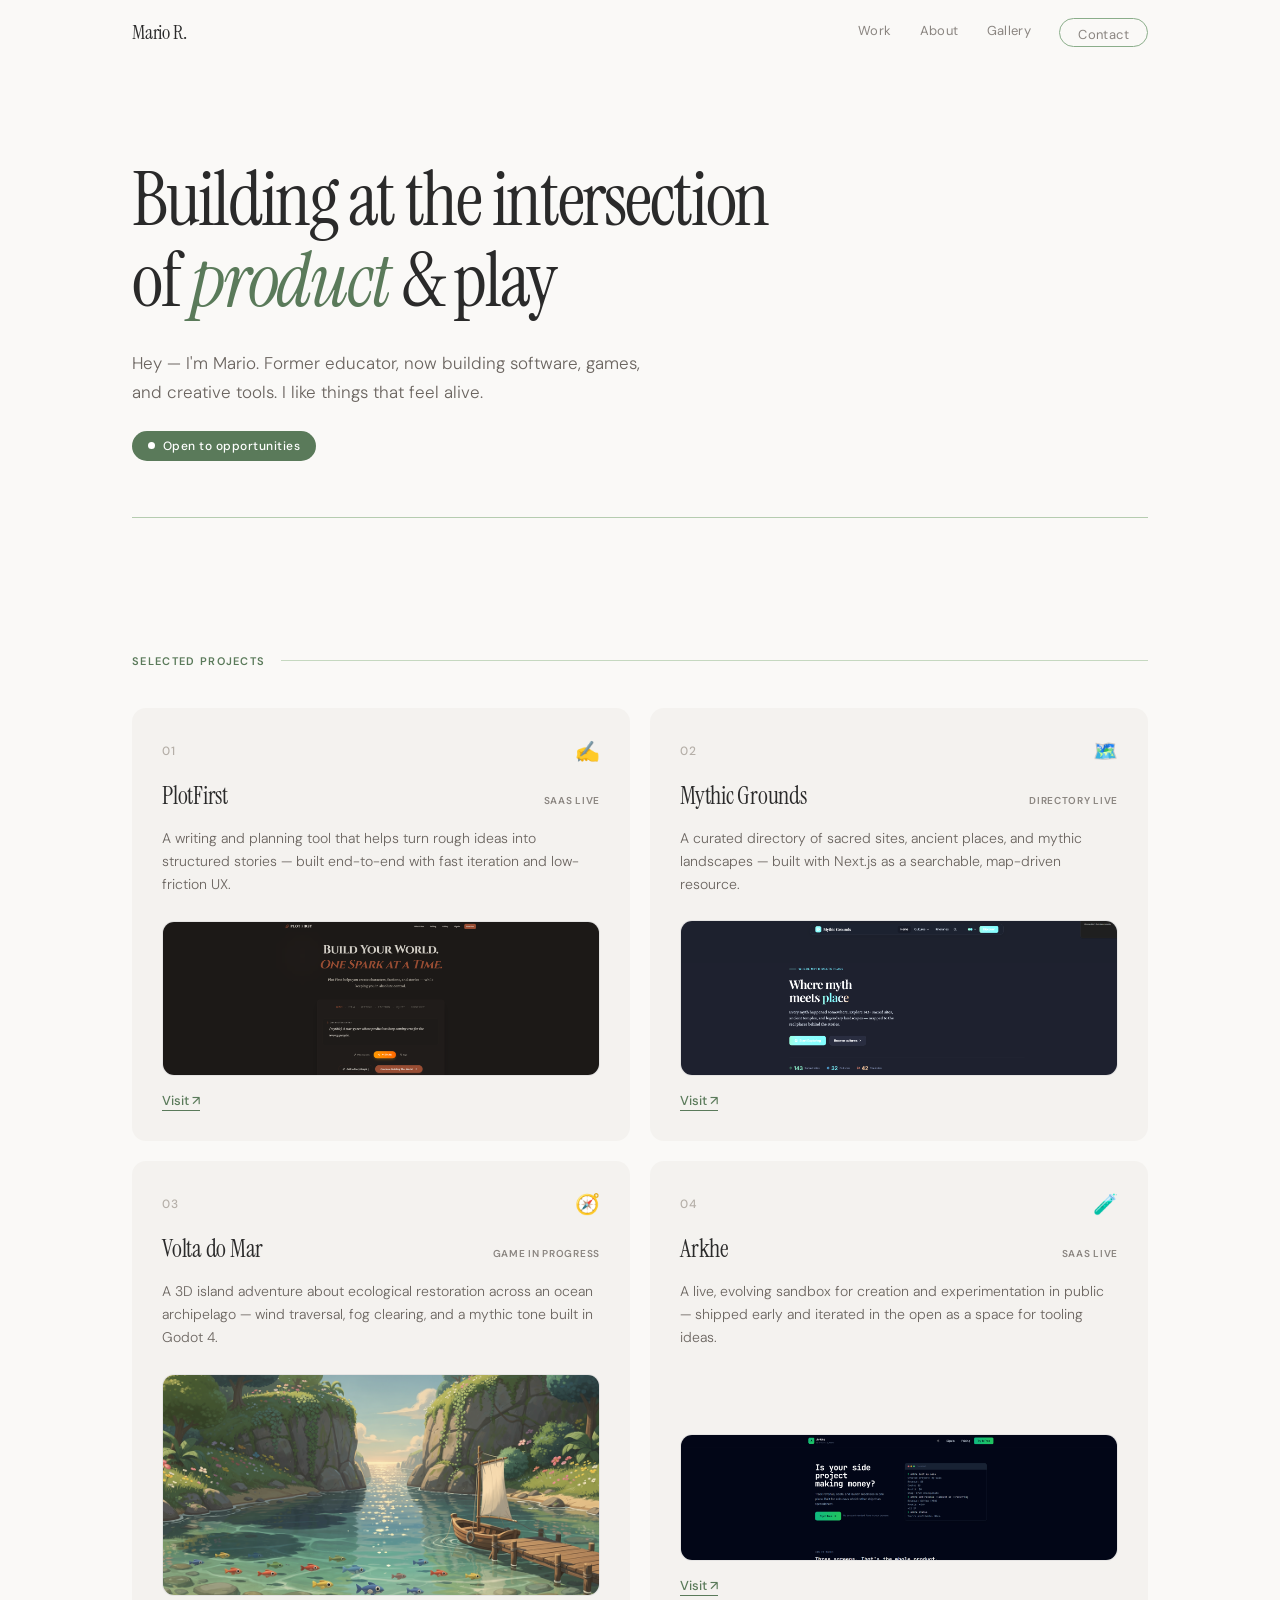
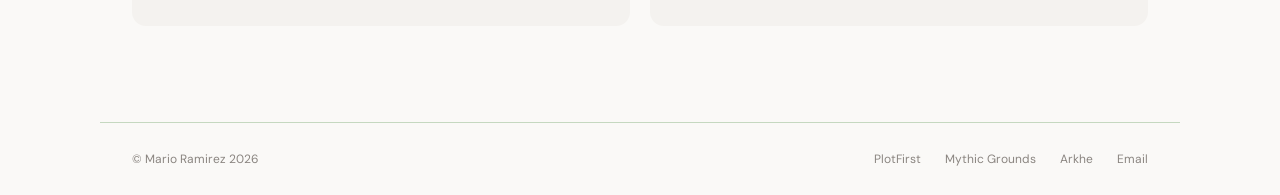
<file: index.html>
<!DOCTYPE html>
<html lang="en">
<head>
  <meta charset="UTF-8" />
  <meta name="viewport" content="width=device-width, initial-scale=1.0" />
  <title>Mario Ramirez — Portfolio</title>
  <meta name="description" content="Builder who ships — software, games, and creative tools. Former educator, now building products end-to-end." />
  <link rel="icon" type="image/svg+xml" href="assets/favicon.svg" />
  <meta property="og:title" content="Mario Ramirez — Portfolio" />
  <meta property="og:description" content="Builder who ships — software, games, and creative tools." />
  <meta property="og:image" content="assets/projects/plotfirst.png" />
  <meta property="og:type" content="website" />
  <meta name="twitter:card" content="summary_large_image" />

  <link rel="preconnect" href="https://fonts.googleapis.com/" />
  <link rel="preconnect" href="https://fonts.gstatic.com/" crossorigin />
  <link href="https://fonts.googleapis.com/css2?family=DM+Sans:ital,wght@0,300;0,400;0,500;0,600;1,300;1,400&family=Instrument+Serif:ital@0;1&display=swap" rel="stylesheet" />
  <link rel="stylesheet" href="css/shared.css" />
</head>

<body>
  <!-- Nav -->
  <nav id="nav">
    <div class="nav-inner">
      <a href="index.html" class="nav-logo">Mario R.</a>
      <div class="nav-links">
        <a href="work.html">Work</a>
        <a href="about.html">About</a>
        <a href="gallery.html">Gallery</a>
        <a href="mailto:hyphysaurus@gmail.com" class="nav-contact">Contact</a>
      </div>
    </div>
  </nav>

  <!-- Hero -->
  <header class="hero">
    <h1>
      <span>Building at the intersection</span>
      <span>of <em>product</em> &amp; play</span>
    </h1>
    <p class="hero-sub">
      Hey — I'm Mario. Former educator, now building software,
      games, and creative tools. I like things that feel alive.
    </p>
    <div class="avail-badge">
      <span class="avail-dot"></span>
      Open to opportunities
    </div>
    <div class="hero-divider"></div>
  </header>

  <!-- Selected Projects -->
  <section id="projects">
    <div class="section-label fade-up"><span>Selected Projects</span></div>
    <div id="project-grid" class="project-grid"></div>
  </section>

  <!-- Footer -->
  <footer>
    <div class="footer-inner">
      <span class="footer-text">&copy; Mario Ramirez 2026</span>
      <div class="footer-links">
        <a href="https://plotfirst.app/" target="_blank" rel="noopener">PlotFirst</a>
        <a href="https://mythicgrounds.com/" target="_blank" rel="noopener">Mythic Grounds</a>
        <a href="https://arkhe.live/" target="_blank" rel="noopener">Arkhe</a>
        <a href="mailto:hyphysaurus@gmail.com">Email</a>
      </div>
    </div>
  </footer>

  <!-- Scripts -->
  <script src="js/projects.js"></script>
  <script src="js/shared.js"></script>
  <script>
    (function() {
      var grid = document.getElementById('project-grid');

      FEATURED_PROJECTS.forEach(function(p, i) {
        var card = document.createElement('div');
        card.className = 'project-card fade-up';

        var top = document.createElement('div');
        top.className = 'project-top';
        var idx = document.createElement('span');
        idx.className = 'project-index';
        idx.textContent = String(i + 1).padStart(2, '0');
        var emoji = document.createElement('span');
        emoji.className = 'project-emoji';
        emoji.textContent = p.emoji;
        top.appendChild(idx);
        top.appendChild(emoji);

        var header = document.createElement('div');
        header.className = 'project-header';
        var title = document.createElement('h3');
        title.className = 'project-title';
        title.textContent = p.title;
        var tag = document.createElement('span');
        tag.className = 'project-tag';
        tag.textContent = p.tag;
        header.appendChild(title);
        header.appendChild(tag);

        var desc = document.createElement('p');
        desc.className = 'project-desc';
        desc.textContent = p.desc;

        card.appendChild(top);
        card.appendChild(header);
        card.appendChild(desc);

        if (p.image) {
          var visual = document.createElement('div');
          visual.className = 'project-visual';
          var img = document.createElement('img');
          img.src = p.image;
          img.alt = p.imageAlt || '';
          img.loading = 'lazy';
          img.onerror = function() { visual.style.display = 'none'; };
          visual.appendChild(img);
          card.appendChild(visual);
        }

        if (p.link) {
          var link = document.createElement('a');
          link.href = p.link;
          link.target = '_blank';
          link.rel = 'noopener';
          link.className = 'project-link';
          link.textContent = 'Visit \u2197';
          card.appendChild(link);
        }

        grid.appendChild(card);
      });
    })();
  </script>
</body>
</html>
</file>
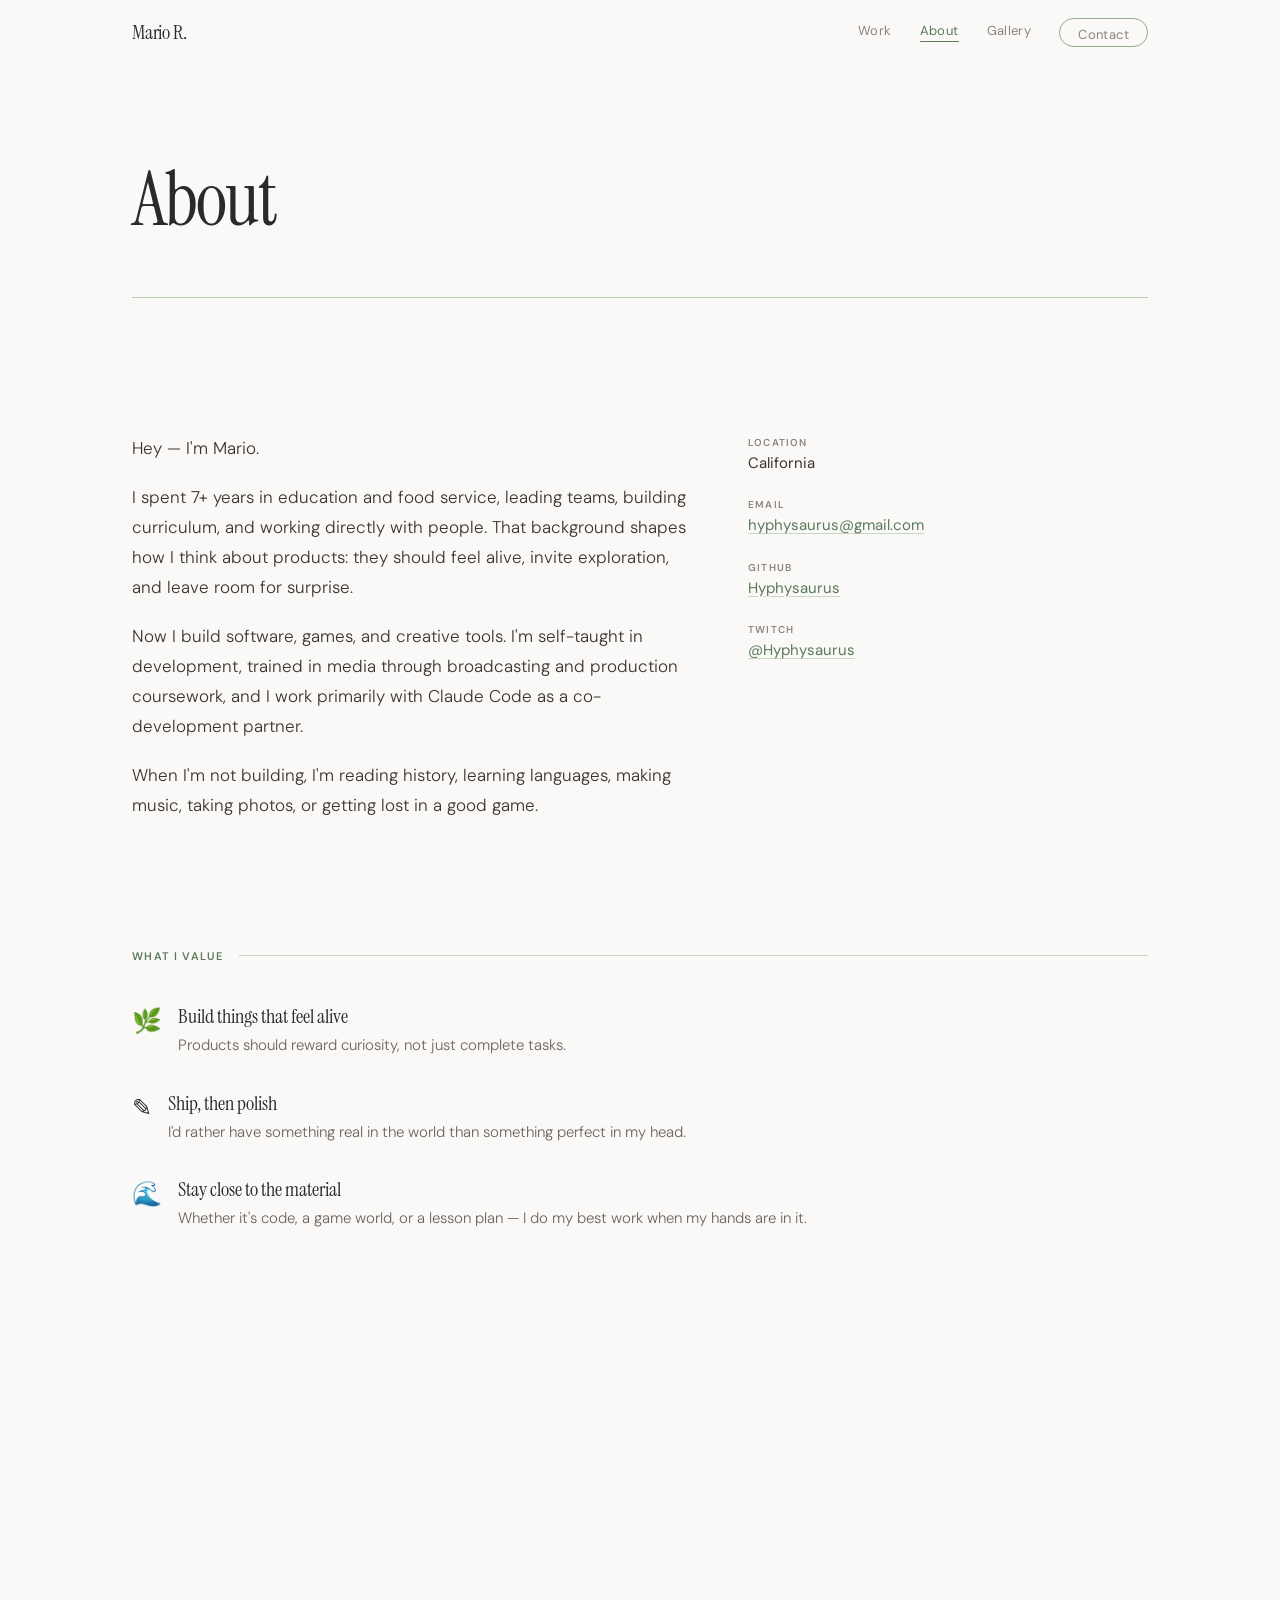
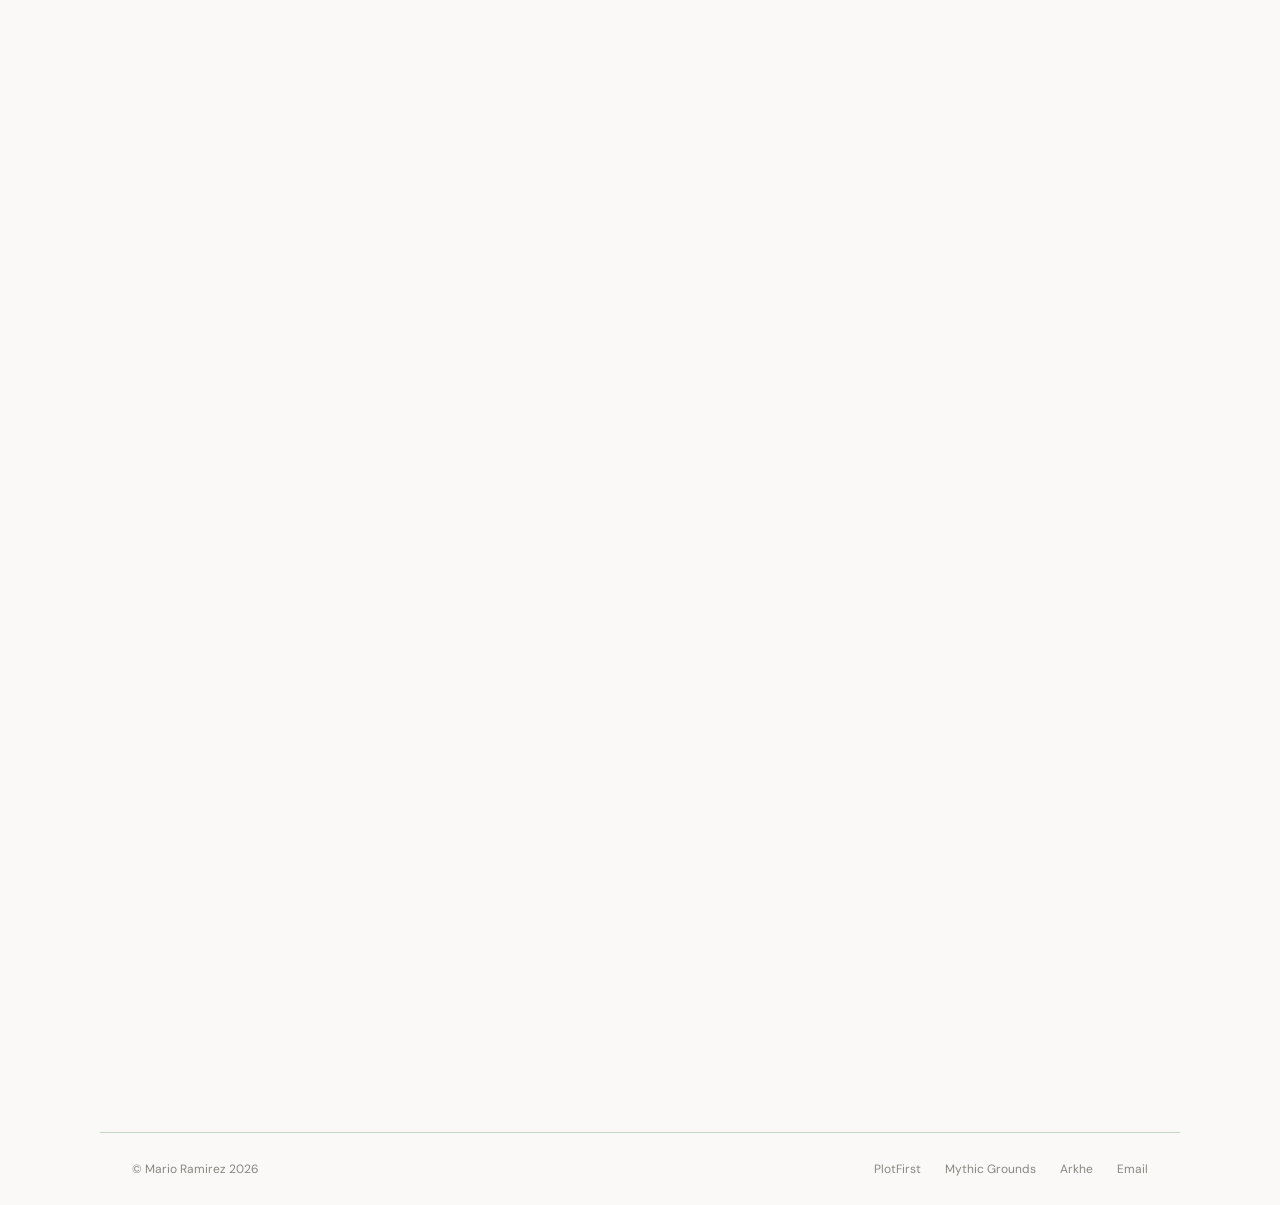
<file: about.html>
<!DOCTYPE html>
<html lang="en">
<head>
  <meta charset="UTF-8" />
  <meta name="viewport" content="width=device-width, initial-scale=1.0" />
  <title>About — Mario Ramirez</title>
  <meta name="description" content="Former educator, now building software, games, and creative tools. Self-taught developer working with Claude Code." />
  <link rel="icon" type="image/svg+xml" href="assets/favicon.svg" />
  <meta property="og:title" content="About — Mario Ramirez" />
  <meta property="og:description" content="Former educator, now building software, games, and creative tools." />
  <meta property="og:image" content="assets/projects/volta.png" />
  <meta property="og:type" content="website" />
  <meta name="twitter:card" content="summary_large_image" />
  <link rel="preconnect" href="https://fonts.googleapis.com/" />
  <link rel="preconnect" href="https://fonts.gstatic.com/" crossorigin />
  <link href="https://fonts.googleapis.com/css2?family=DM+Sans:ital,wght@0,300;0,400;0,500;0,600;1,300;1,400&family=Instrument+Serif:ital@0;1&display=swap" rel="stylesheet" />
  <link rel="stylesheet" href="css/shared.css" />
</head>
<body>
  <!-- Nav -->
  <nav id="nav">
    <div class="nav-inner">
      <a href="index.html" class="nav-logo">Mario R.</a>
      <div class="nav-links">
        <a href="work.html">Work</a>
        <a href="about.html" class="active">About</a>
        <a href="gallery.html">Gallery</a>
        <a href="mailto:hyphysaurus@gmail.com" class="nav-contact">Contact</a>
      </div>
    </div>
  </nav>

  <!-- Hero -->
  <header class="hero">
    <h1><span>About</span></h1>
    <div class="hero-divider"></div>
  </header>

  <!-- Intro + Meta -->
  <section>
    <div class="about-grid fade-up">
      <div class="about-text">
        <p>Hey &mdash; I'm Mario.</p>
        <p>
          I spent 7+ years in education and food service, leading teams,
          building curriculum, and working directly with people. That
          background shapes how I think about products: they should feel
          alive, invite exploration, and leave room for surprise.
        </p>
        <p>
          Now I build software, games, and creative tools. I'm self-taught
          in development, trained in media through broadcasting and
          production coursework, and I work primarily with Claude Code as
          a co-development partner.
        </p>
        <p>
          When I'm not building, I'm reading history, learning languages,
          making music, taking photos, or getting lost in a good game.
        </p>
      </div>
      <div class="about-meta">
        <div>
          <div class="meta-label">Location</div>
          <div class="meta-value">California</div>
        </div>
        <div>
          <div class="meta-label">Email</div>
          <div class="meta-value"><a href="mailto:hyphysaurus@gmail.com">hyphysaurus@gmail.com</a></div>
        </div>
        <div>
          <div class="meta-label">GitHub</div>
          <div class="meta-value"><a href="https://github.com/Hyphysaurus" target="_blank" rel="noopener">Hyphysaurus</a></div>
        </div>
        <div>
          <div class="meta-label">Twitch</div>
          <div class="meta-value"><a href="https://twitch.tv/Hyphysaurus" target="_blank" rel="noopener">@Hyphysaurus</a></div>
        </div>
      </div>
    </div>
  </section>

  <!-- Values -->
  <section>
    <div class="section-label fade-up"><span>What I Value</span></div>
    <div class="values-grid fade-up">
      <div class="value-item">
        <span class="value-emoji">&#127807;</span>
        <div class="value-content">
          <h3>Build things that feel alive</h3>
          <p>Products should reward curiosity, not just complete tasks.</p>
        </div>
      </div>
      <div class="value-item">
        <span class="value-emoji">&#9998;</span>
        <div class="value-content">
          <h3>Ship, then polish</h3>
          <p>I'd rather have something real in the world than something perfect in my head.</p>
        </div>
      </div>
      <div class="value-item">
        <span class="value-emoji">&#127754;</span>
        <div class="value-content">
          <h3>Stay close to the material</h3>
          <p>Whether it's code, a game world, or a lesson plan &mdash; I do my best work when my hands are in it.</p>
        </div>
      </div>
    </div>
  </section>

  <!-- Background -->
  <section>
    <div class="section-label fade-up"><span>Background</span></div>
    <div class="fade-up">
      <div class="timeline-item">
        <span class="time-period">2024 &mdash; Present</span>
        <div>
          <div class="time-title">Independent Developer</div>
          <div class="time-desc">Building software, games, and creative tools end-to-end. Shipped multiple SaaS products, a mythology directory, and two games in active development.</div>
        </div>
      </div>
      <div class="timeline-item">
        <span class="time-period">2017 &mdash; 2024</span>
        <div>
          <div class="time-title">Educator</div>
          <div class="time-desc">7+ years teaching and building curriculum. Developed an instinct for clear communication, pacing, and meeting people where they are.</div>
        </div>
      </div>
      <div class="timeline-item">
        <span class="time-period">Previously</span>
        <div>
          <div class="time-title">Shift Lead &mdash; Five Guys</div>
          <div class="time-desc">Led teams in a fast-paced environment. Learned to stay calm under pressure and keep things running smoothly.</div>
        </div>
      </div>
    </div>
  </section>

  <!-- Education -->
  <section>
    <div class="section-label fade-up"><span>Education</span></div>
    <div class="fade-up">
      <div class="edu">
        <span class="edu-degree">B.A., International Relations</span>
        <span class="edu-school">UC Davis</span>
      </div>
      <div class="edu" style="margin-top: 28px;">
        <span class="edu-degree">Broadcasting</span>
        <span class="edu-school">Ohlone College</span>
      </div>
      <div class="edu" style="margin-top: 28px;">
        <span class="edu-degree">CTS Media</span>
        <span class="edu-school">UC Davis</span>
      </div>
    </div>
  </section>

  <!-- Tools & Software -->
  <section>
    <div class="section-label fade-up"><span>Tools &amp; Software</span></div>
    <div class="tools-grid fade-up" id="tools-grid"></div>
  </section>

  <!-- Footer -->
  <footer>
    <div class="footer-inner">
      <span class="footer-text">&copy; Mario Ramirez 2026</span>
      <div class="footer-links">
        <a href="https://plotfirst.app/" target="_blank" rel="noopener">PlotFirst</a>
        <a href="https://mythicgrounds.com/" target="_blank" rel="noopener">Mythic Grounds</a>
        <a href="https://arkhe.live/" target="_blank" rel="noopener">Arkhe</a>
        <a href="mailto:hyphysaurus@gmail.com">Email</a>
      </div>
    </div>
  </footer>

  <script src="js/shared.js"></script>
  <script>
    (function() {
      var TOOLS = [
        { label: 'Development', items: ['Godot', 'Claude Code', 'TypeScript', 'React', 'Next.js', 'Tailwind', 'Supabase', 'Node.js'] },
        { label: 'Creative & Media', items: ['Blender', 'GIMP', 'Canva', 'OBS', 'Ableton Live'] },
        { label: 'Product & Workflow', items: ['Notion', 'Vercel', 'GitHub'] },
      ];

      var grid = document.getElementById('tools-grid');
      TOOLS.forEach(function(group) {
        var div = document.createElement('div');

        var label = document.createElement('div');
        label.className = 'tool-group-label';
        label.textContent = group.label;
        div.appendChild(label);

        var chips = document.createElement('div');
        chips.className = 'tool-chips';
        group.items.forEach(function(tool) {
          var chip = document.createElement('span');
          chip.className = 'tool-chip';
          chip.textContent = tool;
          chips.appendChild(chip);
        });
        div.appendChild(chips);

        grid.appendChild(div);
      });
    })();
  </script>
</body>
</html>
</file>
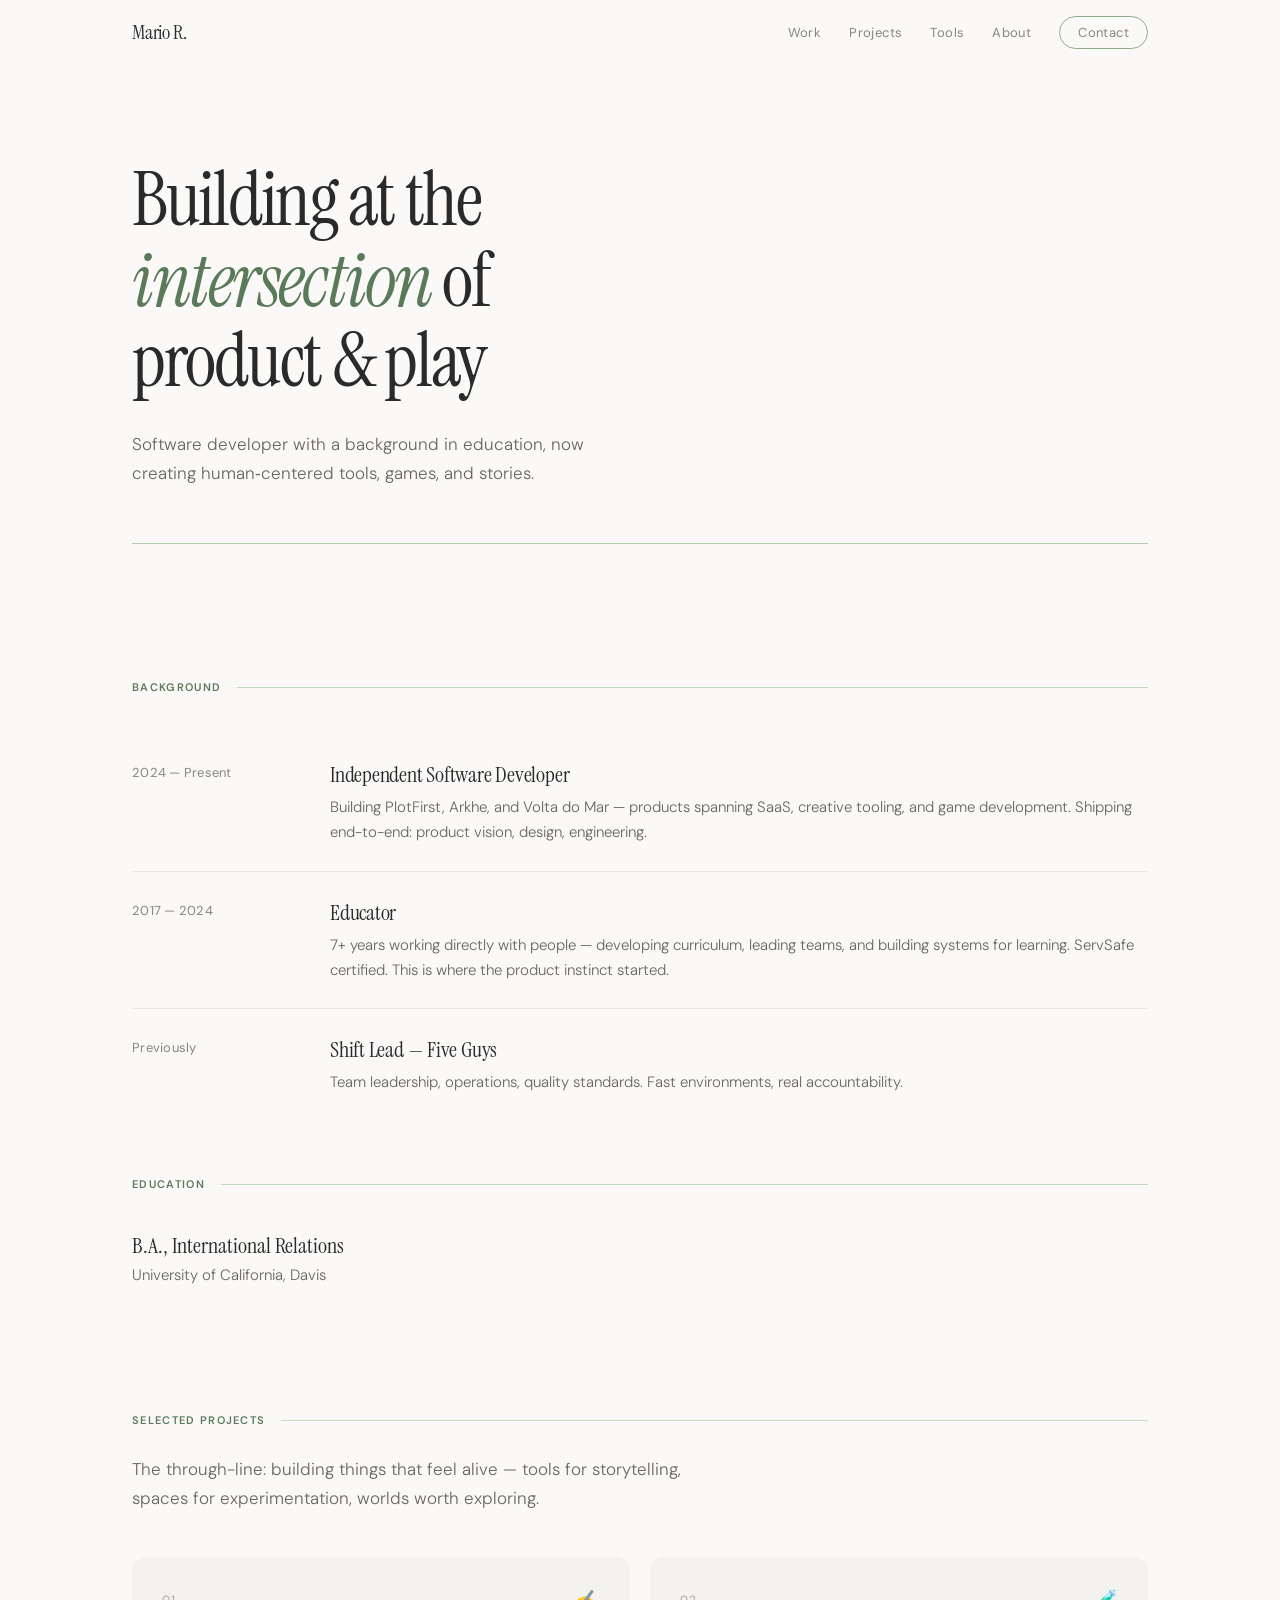
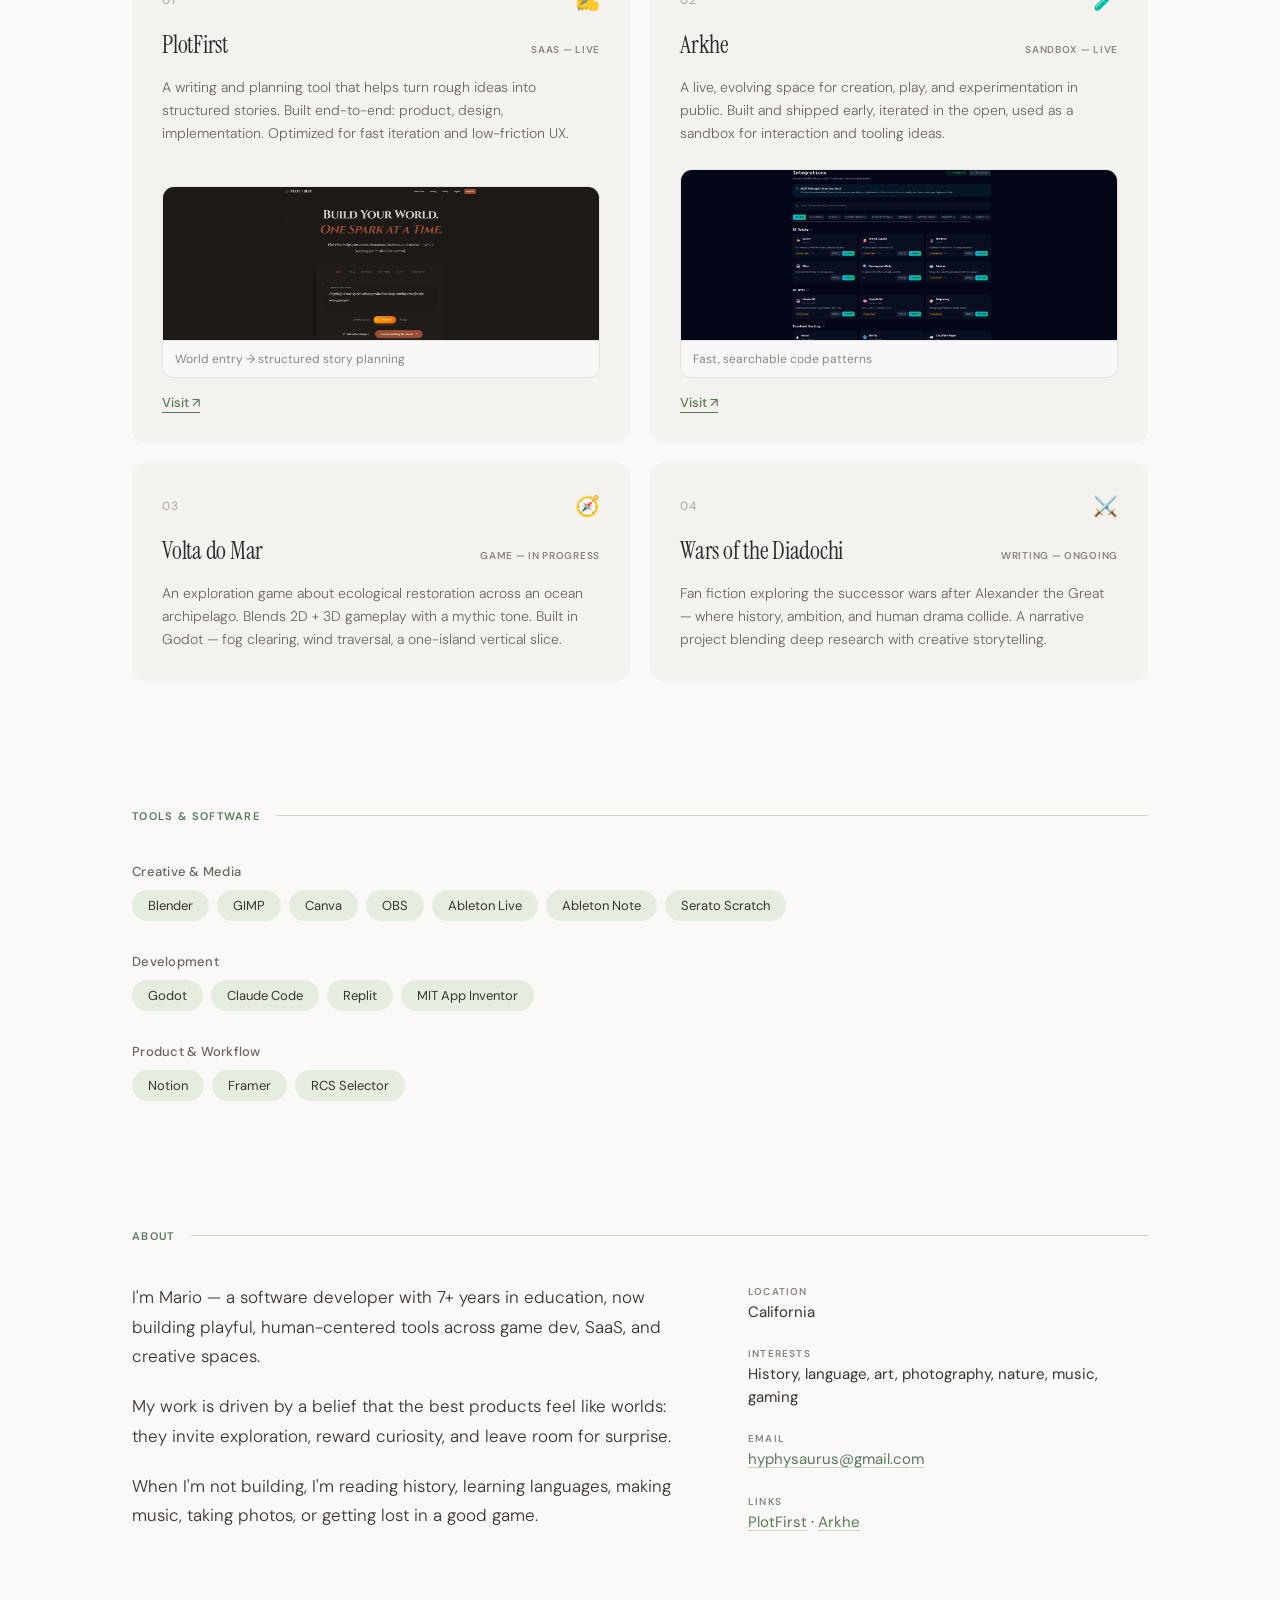
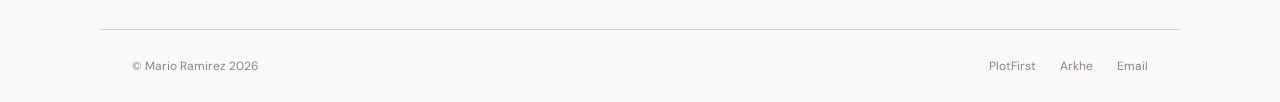
<file: mario-ramirez-portfolio.html>
<!DOCTYPE html>
<html lang="en">
<head>
  <meta charset="UTF-8" />
  <meta name="viewport" content="width=device-width, initial-scale=1.0" />
  <title>Mario Ramirez — Portfolio</title>
  <meta name="description" content="Software developer building playful, human-centered tools across game dev, SaaS, and creative spaces." />

  <link rel="preconnect" href="https://fonts.googleapis.com/" />
  <link rel="preconnect" href="https://fonts.gstatic.com/" crossorigin />
  <link href="https://fonts.googleapis.com/css2?family=DM+Sans:ital,wght@0,300;0,400;0,500;0,600;1,300;1,400&family=Instrument+Serif:ital@0;1&display=swap" rel="stylesheet" />

  <style>
    /* ── Reset & Base ── */
    *, *::before, *::after { margin: 0; padding: 0; box-sizing: border-box; }
    html { scroll-behavior: smooth; scroll-padding-top: 80px; }
    body {
      font-family: 'DM Sans', -apple-system, sans-serif;
      background: #FAF9F7;
      color: #2A2A2A;
      -webkit-font-smoothing: antialiased;
      -moz-osx-font-smoothing: grayscale;
      overflow-x: hidden;
    }
    ::selection { background: #c1dbb3; color: #2a2a2a; }
    a { color: inherit; text-decoration: none; }
    img { display: block; max-width: 100%; }

    /* ── CSS Variables ── */
    :root {
      --bg: #FAF9F7;
      --text: #2A2A2A;
      --text-soft: #6B6560;
      --text-muted: #8A8580;
      --green: #5A7A5A;
      --green-light: #C5D8C0;
      --green-hover: #E8F0E4;
      --green-chip: #E4EDDF;
      --green-border: #8AAD8A;
      --green-divider: #B5CCB0;
      --card-bg: #F4F2EF;
      --max-w: 1080px;
      --px: 32px;
    }

    /* ── Animations ── */
    @keyframes fadeUp {
      from { opacity: 0; transform: translateY(24px); }
      to { opacity: 1; transform: translateY(0); }
    }
    @keyframes drawLine {
      from { transform: scaleX(0); }
      to { transform: scaleX(1); }
    }
    .fade-up {
      opacity: 0;
      transform: translateY(24px);
      transition: opacity 0.7s ease, transform 0.7s ease;
    }
    .fade-up.visible {
      opacity: 1;
      transform: translateY(0);
    }

    /* ── Navigation ── */
    nav {
      position: fixed; top: 0; left: 0; right: 0; z-index: 100;
      height: 64px;
      display: flex; align-items: center;
      transition: all 0.35s ease;
      background: transparent;
    }
    nav.scrolled {
      background: rgba(250,249,247,0.92);
      backdrop-filter: blur(14px);
      -webkit-backdrop-filter: blur(14px);
      border-bottom: 1px solid #e8e5e0;
    }
    .nav-inner {
      width: 100%; max-width: var(--max-w); margin: 0 auto;
      padding: 0 var(--px);
      display: flex; justify-content: space-between; align-items: center;
    }
    .nav-logo {
      font-family: 'Instrument Serif', Georgia, serif;
      font-size: 20px; font-weight: 400;
      cursor: pointer; letter-spacing: -0.01em;
    }
    .nav-links { display: flex; align-items: center; gap: 28px; }
    .nav-links a {
      font-size: 13px; font-weight: 400; color: var(--text-muted);
      letter-spacing: 0.03em; transition: color 0.25s;
    }
    .nav-links a:hover { color: var(--green); }
    .nav-contact {
      font-size: 13px; font-weight: 500;
      color: var(--text);
      padding: 7px 18px;
      border: 1px solid var(--green-border);
      border-radius: 24px;
      transition: all 0.25s;
    }
    .nav-contact:hover {
      background: var(--green);
      color: #fff;
      border-color: var(--green);
    }

    /* ── Hero ── */
    .hero {
      padding: 160px var(--px) 72px;
      max-width: var(--max-w); margin: 0 auto;
    }
    .hero h1 {
      font-family: 'Instrument Serif', Georgia, serif;
      font-size: clamp(42px, 6.5vw, 76px);
      font-weight: 400; line-height: 1.06;
      letter-spacing: -0.03em;
    }
    .hero h1 span { display: block; animation: fadeUp 0.8s ease forwards; opacity: 0; }
    .hero h1 span:nth-child(1) { animation-delay: 0.1s; }
    .hero h1 span:nth-child(2) { animation-delay: 0.25s; }
    .hero h1 span:nth-child(3) { animation-delay: 0.4s; }
    .hero h1 em { font-style: italic; color: var(--green); }
    .hero-sub {
      margin-top: 28px; max-width: 520px;
      font-size: 17px; font-weight: 300; line-height: 1.7;
      color: var(--text-soft);
      animation: fadeUp 0.8s ease 0.55s forwards; opacity: 0;
    }
    .hero-divider {
      margin-top: 56px; height: 1px;
      background: var(--green-divider);
      transform-origin: left;
      animation: drawLine 0.9s ease 0.7s forwards;
      transform: scaleX(0);
    }

    /* ── Sections ── */
    section { padding: 64px var(--px); max-width: var(--max-w); margin: 0 auto; }
    .section-label { display: flex; align-items: center; gap: 16px; margin-bottom: 40px; }
    .section-label span {
      font-size: 11px; font-weight: 600; letter-spacing: 0.12em;
      text-transform: uppercase; color: var(--green);
      white-space: nowrap;
    }
    .section-label::after { content: ''; flex: 1; height: 1px; background: var(--green-light); }

    /* ── Timeline ── */
    .timeline-item {
      display: grid; grid-template-columns: 170px 1fr; gap: 28px;
      padding: 26px 0;
      border-bottom: 1px solid #eae7e3;
    }
    .timeline-item:last-child { border-bottom: none; }
    .time-period { font-size: 13px; color: var(--text-muted); letter-spacing: 0.02em; padding-top: 4px; }
    .time-title {
      font-family: 'Instrument Serif', Georgia, serif;
      font-size: 22px; font-weight: 400; margin-bottom: 6px;
      letter-spacing: -0.01em;
    }
    .time-desc { font-size: 15px; font-weight: 300; line-height: 1.65; color: var(--text-soft); }

    /* ── Education ── */
    .edu { margin-top: 56px; }
    .edu-degree {
      font-family: 'Instrument Serif', Georgia, serif;
      font-size: 22px; display: block; margin-bottom: 4px;
    }
    .edu-school { font-size: 15px; font-weight: 300; color: var(--text-soft); }

    /* ── Projects Grid ── */
    .projects-intro {
      font-size: 17px; font-weight: 300; line-height: 1.7;
      color: var(--text-soft); max-width: 560px;
      margin: -12px 0 44px;
    }
    .project-grid { display: grid; grid-template-columns: 1fr 1fr; gap: 20px; }
    .project-card {
      background: var(--card-bg);
      border-radius: 14px; padding: 30px;
      display: flex; flex-direction: column; gap: 16px;
      transition: all 0.35s ease;
      cursor: default; position: relative;
    }
    .project-card:hover {
      background: var(--green-hover);
      transform: translateY(-3px);
      box-shadow: 0 8px 32px rgba(90,122,90,0.08);
    }
    .project-top { display: flex; justify-content: space-between; align-items: center; }
    .project-index { font-size: 12px; font-weight: 500; color: #b5afa8; letter-spacing: 0.05em; }
    .project-emoji { font-size: 20px; }
    .project-header { display: flex; justify-content: space-between; align-items: baseline; gap: 12px; }
    .project-title {
      font-family: 'Instrument Serif', Georgia, serif;
      font-size: 24px; font-weight: 400; letter-spacing: -0.01em;
    }
    .project-tag {
      font-size: 10px; font-weight: 600; letter-spacing: 0.07em;
      text-transform: uppercase; color: var(--text-muted);
      white-space: nowrap; flex-shrink: 0;
    }
    .project-desc { font-size: 14px; font-weight: 300; line-height: 1.65; color: var(--text-soft); flex: 1; }
    .project-link {
      font-size: 13px; font-weight: 500; color: var(--green);
      border-bottom: 1px solid var(--green);
      align-self: flex-start; padding-bottom: 1px;
      transition: opacity 0.2s;
    }
    .project-link:hover { opacity: 0.7; }

    /* ── Project Visuals ── */
    .project-visual {
      margin-top: 8px;
      border-radius: 12px;
      overflow: hidden;
      border: 1px solid rgba(138,133,128,0.22);
      background: #fff;
    }
    .project-visual img { width: 100%; height: auto; display: block; }
    .project-visual-caption {
      font-size: 12px;
      font-weight: 400;
      color: var(--text-muted);
      padding: 10px 12px;
      border-top: 1px solid rgba(138,133,128,0.16);
      background: rgba(244,242,239,0.55);
    }

    /* ── Tools ── */
    .tools-grid { display: flex; flex-direction: column; gap: 32px; }
    .tool-group-label { font-size: 13px; font-weight: 500; color: var(--text-soft); margin-bottom: 10px; letter-spacing: 0.02em; }
    .tool-chips { display: flex; flex-wrap: wrap; gap: 8px; }
    .tool-chip {
      font-size: 13px; color: #3a3530;
      background: var(--green-chip);
      padding: 7px 16px; border-radius: 20px;
      transition: all 0.2s;
    }
    .tool-chip:hover { background: var(--green-light); }

    /* ── About ── */
    .about-grid { display: grid; grid-template-columns: 1.4fr 1fr; gap: 56px; }
    .about-text p { font-size: 17px; font-weight: 300; line-height: 1.75; color: #3a3530; margin-bottom: 20px; }
    .about-text p:last-child { margin-bottom: 0; }
    .about-meta { display: flex; flex-direction: column; gap: 24px; padding-top: 2px; }
    .meta-label { font-size: 10px; font-weight: 600; letter-spacing: 0.12em; text-transform: uppercase; color: var(--text-muted); margin-bottom: 3px; }
    .meta-value { font-size: 15px; color: #3a3530; line-height: 1.5; }
    .meta-value a {
      color: var(--green);
      text-decoration: underline;
      text-underline-offset: 3px;
      text-decoration-color: var(--green-light);
      transition: text-decoration-color 0.2s;
    }
    .meta-value a:hover { text-decoration-color: var(--green); }

    /* ── Footer ── */
    footer {
      border-top: 1px solid var(--green-light);
      margin-top: 32px; padding: 28px var(--px);
      max-width: var(--max-w); margin-left: auto; margin-right: auto;
    }
    .footer-inner { display: flex; justify-content: space-between; align-items: center; }
    .footer-text { font-size: 12px; color: var(--text-muted); }
    .footer-links { display: flex; gap: 24px; }
    .footer-links a { font-size: 12px; color: var(--text-muted); transition: color 0.2s; }
    .footer-links a:hover { color: var(--green); }

    /* ── Responsive ── */
    @media (max-width: 860px) {
      :root { --px: 24px; }
      .hero { padding-top: 120px; }
      .timeline-item { grid-template-columns: 1fr; gap: 4px; }
      .time-period { padding-top: 0; font-size: 12px; }
      .project-grid { grid-template-columns: 1fr; }
      .about-grid { grid-template-columns: 1fr; gap: 40px; }
      .nav-links a:not(.nav-contact) { display: none; }
    }
    @media (max-width: 520px) {
      :root { --px: 18px; }
      .hero { padding-top: 100px; padding-bottom: 48px; }
      .hero h1 { font-size: 36px; }
      .hero-sub { font-size: 15px; }
      section { padding: 48px var(--px); }
      .project-card { padding: 22px; }
    }
  </style>
</head>

<body>
  <!-- ── Nav ── -->
  <nav id="nav">
    <div class="nav-inner">
      <span class="nav-logo" onclick="window.scrollTo({top:0,behavior:'smooth'})">Mario R.</span>
      <div class="nav-links">
        <a href="#work">Work</a>
        <a href="#projects">Projects</a>
        <a href="#tools">Tools</a>
        <a href="#about">About</a>
        <a href="mailto:hyphysaurus@gmail.com" class="nav-contact">Contact</a>
      </div>
    </div>
  </nav>

  <!-- ── Hero ── -->
  <header class="hero">
    <h1>
      <span>Building at the</span>
      <span><em>intersection</em> of</span>
      <span>product & play</span>
    </h1>
    <p class="hero-sub">
      Software developer with a background in education, now creating
      human‑centered tools, games, and stories.
    </p>
    <div class="hero-divider"></div>
  </header>

  <!-- ── Work ── -->
  <section id="work">
    <div class="section-label fade-up"><span>Background</span></div>

    <div class="fade-up">
      <div class="timeline-item">
        <span class="time-period">2024 — Present</span>
        <div>
          <h3 class="time-title">Independent Software Developer</h3>
          <p class="time-desc">
            Building PlotFirst, Arkhe, and Volta do Mar — products spanning SaaS, creative tooling, and game development.
            Shipping end-to-end: product vision, design, engineering.
          </p>
        </div>
      </div>

      <div class="timeline-item">
        <span class="time-period">2017 — 2024</span>
        <div>
          <h3 class="time-title">Educator</h3>
          <p class="time-desc">
            7+ years working directly with people — developing curriculum, leading teams, and building systems for learning.
            ServSafe certified. This is where the product instinct started.
          </p>
        </div>
      </div>

      <div class="timeline-item">
        <span class="time-period">Previously</span>
        <div>
          <h3 class="time-title">Shift Lead — Five Guys</h3>
          <p class="time-desc">Team leadership, operations, quality standards. Fast environments, real accountability.</p>
        </div>
      </div>
    </div>

    <div class="edu fade-up">
      <div class="section-label"><span>Education</span></div>
      <span class="edu-degree">B.A., International Relations</span>
      <span class="edu-school">University of California, Davis</span>
    </div>
  </section>

  <!-- ── Projects ── -->
  <section id="projects">
    <div class="section-label fade-up"><span>Selected Projects</span></div>
    <p class="projects-intro fade-up">
      The through-line: building things that feel alive — tools for
      storytelling, spaces for experimentation, worlds worth exploring.
    </p>

    <div class="project-grid">
      <!-- PlotFirst -->
      <div class="project-card fade-up">
        <div class="project-top">
          <span class="project-index">01</span>
          <span class="project-emoji">✍️</span>
        </div>
        <div class="project-header">
          <h3 class="project-title">PlotFirst</h3>
          <span class="project-tag">SaaS — Live</span>
        </div>
        <p class="project-desc">
          A writing and planning tool that helps turn rough ideas into structured stories.
          Built end-to-end: product, design, implementation. Optimized for fast iteration and low-friction UX.
        </p>

        <!-- Add this file in repo root: assets/plotfirst-volta-world.png -->
        <div class="project-visual">
          <img src="assets/plotfirst-volta-world.png" alt="PlotFirst — world entry screen" loading="lazy" />
          <div class="project-visual-caption">World entry → structured story planning</div>
        </div>

        <a href="https://plotfirst.app/" target="_blank" rel="noopener" class="project-link">Visit ↗</a>
      </div>

      <!-- Arkhe -->
      <div class="project-card fade-up">
        <div class="project-top">
          <span class="project-index">02</span>
          <span class="project-emoji">🧪</span>
        </div>
        <div class="project-header">
          <h3 class="project-title">Arkhe</h3>
          <span class="project-tag">Sandbox — Live</span>
        </div>
        <p class="project-desc">
          A live, evolving space for creation, play, and experimentation in public.
          Built and shipped early, iterated in the open, used as a sandbox for interaction and tooling ideas.
        </p>

        <!-- Add this file in repo root: assets/arkhe-code-snippets.png -->
        <div class="project-visual">
          <img src="assets/arkhe-code-snippets.png" alt="Arkhe — code snippets grid" loading="lazy" />
          <div class="project-visual-caption">Fast, searchable code patterns</div>
        </div>

        <a href="https://arkhe.live/" target="_blank" rel="noopener" class="project-link">Visit ↗</a>
      </div>

      <!-- Volta -->
      <div class="project-card fade-up">
        <div class="project-top">
          <span class="project-index">03</span>
          <span class="project-emoji">🧭</span>
        </div>
        <div class="project-header">
          <h3 class="project-title">Volta do Mar</h3>
          <span class="project-tag">Game — In Progress</span>
        </div>
        <p class="project-desc">
          An exploration game about ecological restoration across an ocean archipelago.
          Blends 2D + 3D gameplay with a mythic tone. Built in Godot — fog clearing, wind traversal, a one-island vertical slice.
        </p>
        <!-- Optional later: add assets/volta-gameplay.gif as a project-visual -->
      </div>

      <!-- Writing -->
      <div class="project-card fade-up">
        <div class="project-top">
          <span class="project-index">04</span>
          <span class="project-emoji">⚔️</span>
        </div>
        <div class="project-header">
          <h3 class="project-title">Wars of the Diadochi</h3>
          <span class="project-tag">Writing — Ongoing</span>
        </div>
        <p class="project-desc">
          Fan fiction exploring the successor wars after Alexander the Great — where history, ambition, and human drama collide.
          A narrative project blending deep research with creative storytelling.
        </p>
      </div>
    </div>
  </section>

  <!-- ── Tools ── -->
  <section id="tools">
    <div class="section-label fade-up"><span>Tools & Software</span></div>

    <div class="tools-grid fade-up">
      <div>
        <div class="tool-group-label">Creative & Media</div>
        <div class="tool-chips">
          <span class="tool-chip">Blender</span>
          <span class="tool-chip">GIMP</span>
          <span class="tool-chip">Canva</span>
          <span class="tool-chip">OBS</span>
          <span class="tool-chip">Ableton Live</span>
          <span class="tool-chip">Ableton Note</span>
          <span class="tool-chip">Serato Scratch</span>
        </div>
      </div>

      <div>
        <div class="tool-group-label">Development</div>
        <div class="tool-chips">
          <span class="tool-chip">Godot</span>
          <span class="tool-chip">Claude Code</span>
          <span class="tool-chip">Replit</span>
          <span class="tool-chip">MIT App Inventor</span>
        </div>
      </div>

      <div>
        <div class="tool-group-label">Product & Workflow</div>
        <div class="tool-chips">
          <span class="tool-chip">Notion</span>
          <span class="tool-chip">Framer</span>
          <span class="tool-chip">RCS Selector</span>
        </div>
      </div>
    </div>
  </section>

  <!-- ── About ── -->
  <section id="about">
    <div class="section-label fade-up"><span>About</span></div>

    <div class="about-grid fade-up">
      <div class="about-text">
        <p>
          I'm Mario — a software developer with 7+ years in education,
          now building playful, human-centered tools across game dev, SaaS,
          and creative spaces.
        </p>
        <p>
          My work is driven by a belief that the best products feel like
          worlds: they invite exploration, reward curiosity, and leave room
          for surprise.
        </p>
        <p>
          When I'm not building, I'm reading history, learning languages,
          making music, taking photos, or getting lost in a good game.
        </p>
      </div>

      <div class="about-meta">
        <div>
          <div class="meta-label">Location</div>
          <div class="meta-value">California</div>
        </div>

        <div>
          <div class="meta-label">Interests</div>
          <div class="meta-value">History, language, art, photography, nature, music, gaming</div>
        </div>

        <div>
          <div class="meta-label">Email</div>
          <div class="meta-value"><a href="mailto:hyphysaurus@gmail.com">hyphysaurus@gmail.com</a></div>
        </div>

        <div>
          <div class="meta-label">Links</div>
          <div class="meta-value">
            <a href="https://plotfirst.app/" target="_blank" rel="noopener">PlotFirst</a> ·
            <a href="https://arkhe.live/" target="_blank" rel="noopener">Arkhe</a>
          </div>
        </div>
      </div>
    </div>
  </section>

  <!-- ── Footer ── -->
  <footer>
    <div class="footer-inner">
      <span class="footer-text">© Mario Ramirez 2026</span>
      <div class="footer-links">
        <a href="https://plotfirst.app/" target="_blank" rel="noopener">PlotFirst</a>
        <a href="https://arkhe.live/" target="_blank" rel="noopener">Arkhe</a>
        <a href="mailto:hyphysaurus@gmail.com">Email</a>
      </div>
    </div>
  </footer>

  <!-- ── Scripts ── -->
  <script>
    // Sticky nav background on scroll
    const nav = document.getElementById('nav');
    window.addEventListener('scroll', () => {
      nav.classList.toggle('scrolled', window.scrollY > 40);
    }, { passive: true });

    // Scroll-triggered fade-in
    const observer = new IntersectionObserver((entries) => {
      entries.forEach(e => {
        if (e.isIntersecting) {
          e.target.classList.add('visible');
          observer.unobserve(e.target);
        }
      });
    }, { threshold: 0.12, rootMargin: '0px 0px -40px 0px' });

    document.querySelectorAll('.fade-up').forEach(el => observer.observe(el));
  </script>
</body>
</html>
</file>
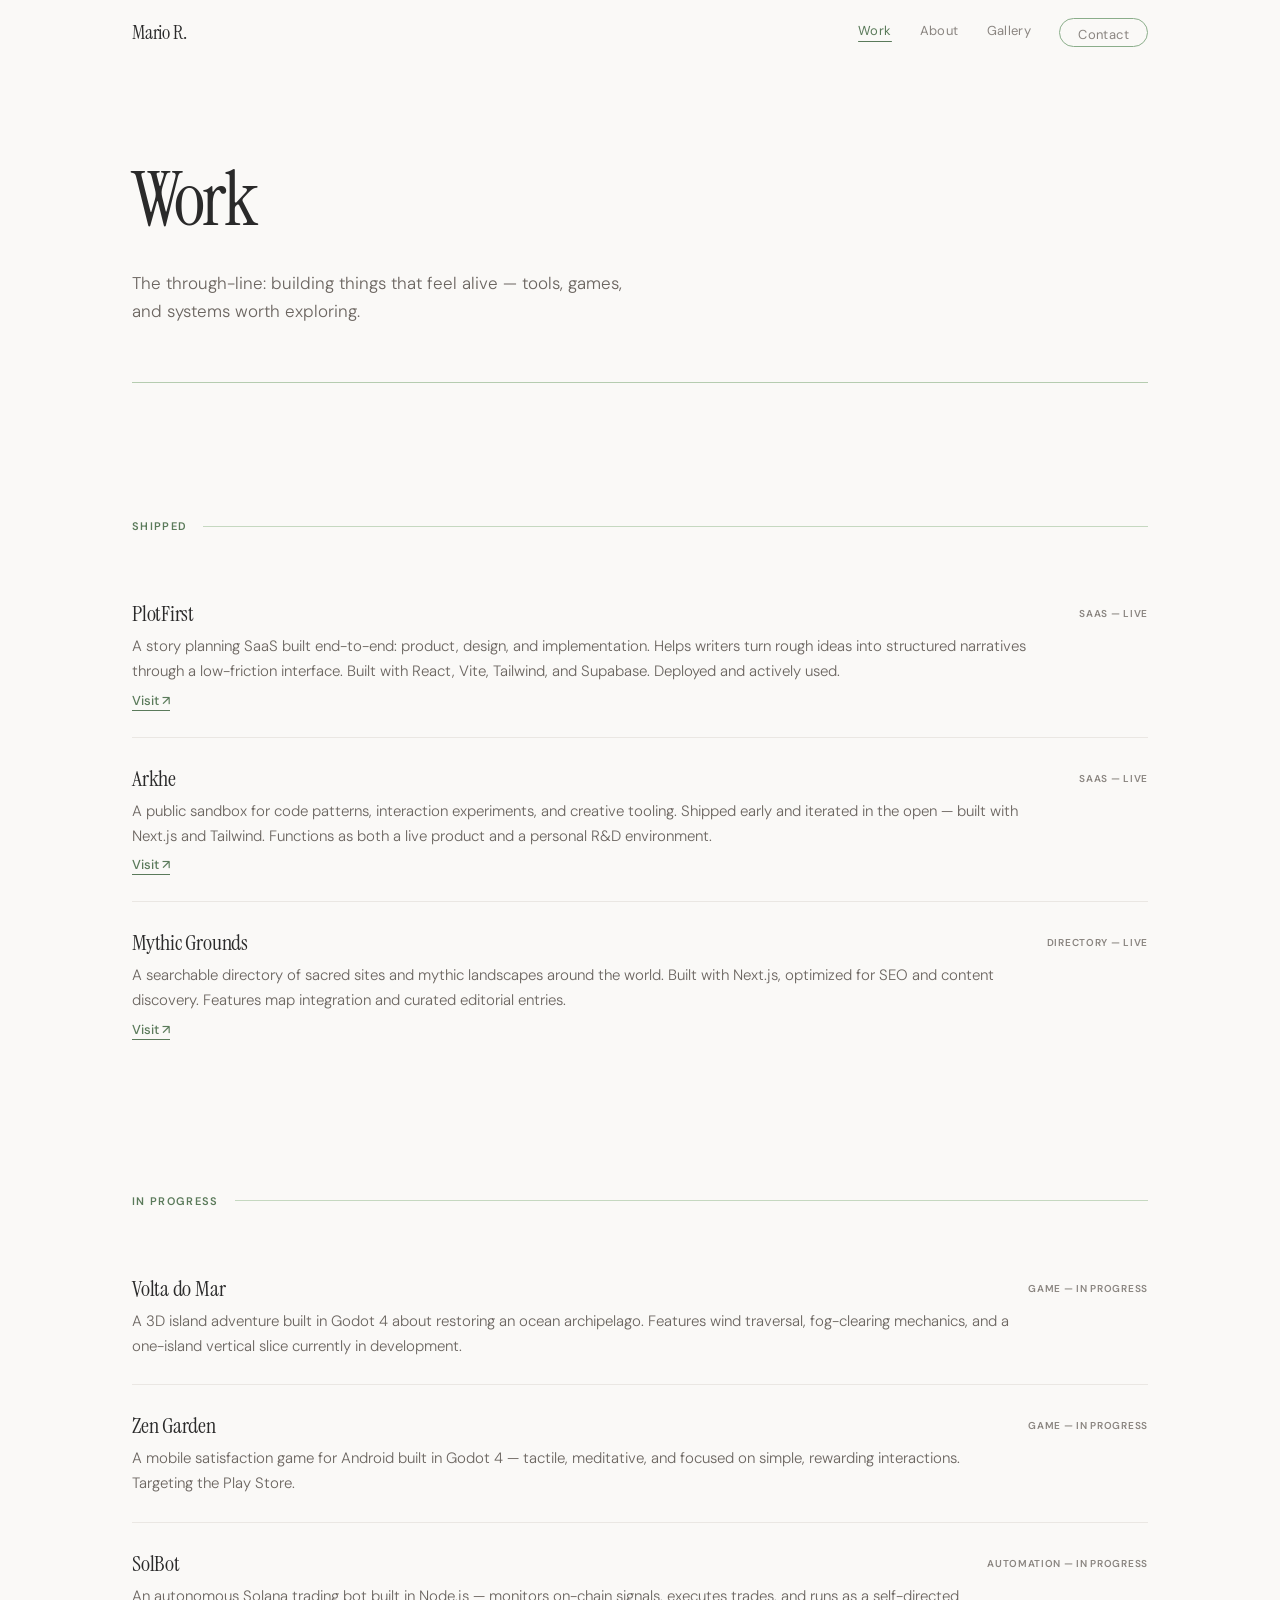
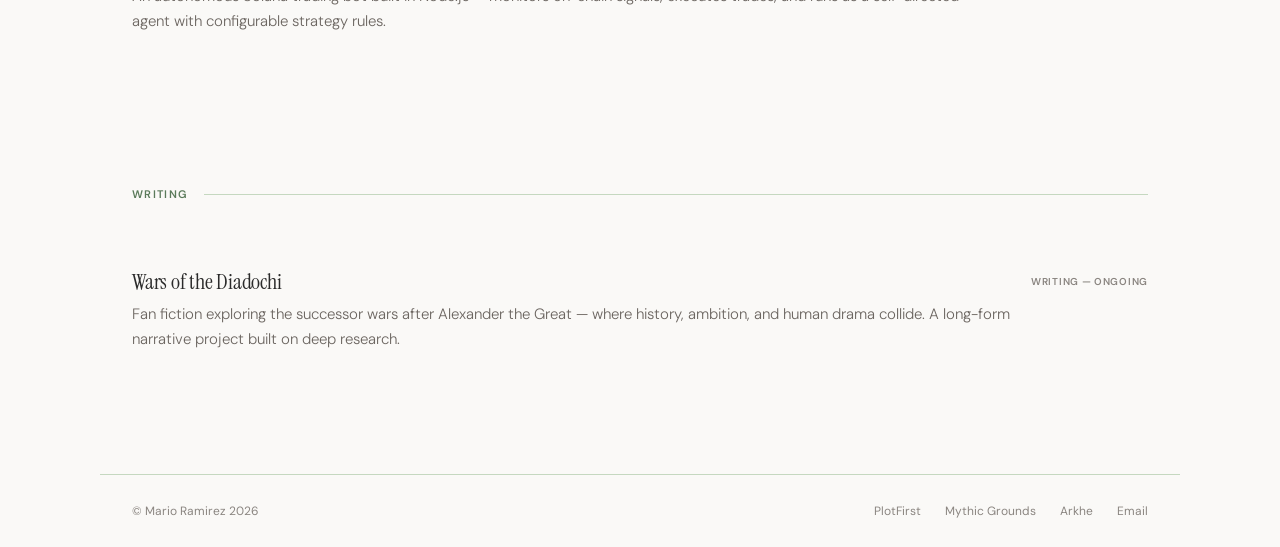
<file: work.html>
<!DOCTYPE html>
<html lang="en">
<head>
  <meta charset="UTF-8" />
  <meta name="viewport" content="width=device-width, initial-scale=1.0" />
  <title>Work — Mario Ramirez</title>
  <meta name="description" content="Projects I've built — SaaS tools, games, automation, and creative writing." />
  <link rel="icon" type="image/svg+xml" href="assets/favicon.svg" />
  <meta property="og:title" content="Work — Mario Ramirez" />
  <meta property="og:description" content="Projects I've built — SaaS tools, games, automation, and creative writing." />
  <meta property="og:image" content="assets/projects/plotfirst.png" />
  <meta property="og:type" content="website" />
  <meta name="twitter:card" content="summary_large_image" />
  <link rel="preconnect" href="https://fonts.googleapis.com/" />
  <link rel="preconnect" href="https://fonts.gstatic.com/" crossorigin />
  <link href="https://fonts.googleapis.com/css2?family=DM+Sans:ital,wght@0,300;0,400;0,500;0,600;1,300;1,400&family=Instrument+Serif:ital@0;1&display=swap" rel="stylesheet" />
  <link rel="stylesheet" href="css/shared.css" />
</head>
<body>
  <!-- Nav -->
  <nav id="nav">
    <div class="nav-inner">
      <a href="index.html" class="nav-logo">Mario R.</a>
      <div class="nav-links">
        <a href="work.html" class="active">Work</a>
        <a href="about.html">About</a>
        <a href="gallery.html">Gallery</a>
        <a href="mailto:hyphysaurus@gmail.com" class="nav-contact">Contact</a>
      </div>
    </div>
  </nav>

  <!-- Hero -->
  <header class="hero">
    <h1><span>Work</span></h1>
    <p class="hero-sub">
      The through-line: building things that feel alive —
      tools, games, and systems worth exploring.
    </p>
    <div class="hero-divider"></div>
  </header>

  <!-- Shipped -->
  <section>
    <div class="section-label fade-up"><span>Shipped</span></div>
    <div id="shipped-list" class="fade-up"></div>
  </section>

  <!-- In Progress -->
  <section>
    <div class="section-label fade-up"><span>In Progress</span></div>
    <div id="progress-list" class="fade-up"></div>
  </section>

  <!-- Writing -->
  <section>
    <div class="section-label fade-up"><span>Writing</span></div>
    <div id="writing-list" class="fade-up"></div>
  </section>

  <!-- Footer -->
  <footer>
    <div class="footer-inner">
      <span class="footer-text">&copy; Mario Ramirez 2026</span>
      <div class="footer-links">
        <a href="https://plotfirst.app/" target="_blank" rel="noopener">PlotFirst</a>
        <a href="https://mythicgrounds.com/" target="_blank" rel="noopener">Mythic Grounds</a>
        <a href="https://arkhe.live/" target="_blank" rel="noopener">Arkhe</a>
        <a href="mailto:hyphysaurus@gmail.com">Email</a>
      </div>
    </div>
  </footer>

  <script src="js/projects.js"></script>
  <script src="js/shared.js"></script>
  <script>
    (function() {
      function renderWorkList(containerId, items) {
        var container = document.getElementById(containerId);
        items.forEach(function(item) {
          var row = document.createElement('div');
          row.className = 'work-item';

          var content = document.createElement('div');
          var title = document.createElement('div');
          title.className = 'work-title';
          title.textContent = item.title;
          var desc = document.createElement('p');
          desc.className = 'work-desc';
          desc.textContent = item.desc;
          content.appendChild(title);
          content.appendChild(desc);

          if (item.link) {
            var link = document.createElement('a');
            link.href = item.link;
            link.target = '_blank';
            link.rel = 'noopener';
            link.className = 'work-link';
            link.textContent = 'Visit \u2197';
            content.appendChild(link);
          }

          var tag = document.createElement('span');
          tag.className = 'work-tag';
          tag.textContent = item.tag;

          row.appendChild(content);
          row.appendChild(tag);
          container.appendChild(row);
        });
      }

      renderWorkList('shipped-list', SHIPPED_PROJECTS);
      renderWorkList('progress-list', IN_PROGRESS_PROJECTS);
      renderWorkList('writing-list', WRITING_PROJECTS);
    })();
  </script>
</body>
</html>
</file>
<file: css/shared.css>
/* ── Reset & Base ── */
*, *::before, *::after { margin: 0; padding: 0; box-sizing: border-box; }
html { scroll-behavior: smooth; scroll-padding-top: 80px; }
body {
  font-family: 'DM Sans', -apple-system, sans-serif;
  background: #FAF9F7;
  color: #2A2A2A;
  -webkit-font-smoothing: antialiased;
  -moz-osx-font-smoothing: grayscale;
  overflow-x: hidden;
}
::selection { background: #c1dbb3; color: #2a2a2a; }
a { color: inherit; text-decoration: none; }
img { display: block; max-width: 100%; }

/* ── CSS Variables ── */
:root {
  --bg: #FAF9F7;
  --text: #2A2A2A;
  --text-soft: #6B6560;
  --text-muted: #8A8580;
  --green: #5A7A5A;
  --green-light: #C5D8C0;
  --green-hover: #E8F0E4;
  --green-chip: #E4EDDF;
  --green-border: #8AAD8A;
  --green-divider: #B5CCB0;
  --card-bg: #F4F2EF;
  --max-w: 1080px;
  --px: 32px;
}

/* ── Animations ── */
@keyframes fadeUp {
  from { opacity: 0; transform: translateY(24px); }
  to { opacity: 1; transform: translateY(0); }
}
@keyframes drawLine {
  from { transform: scaleX(0); }
  to { transform: scaleX(1); }
}
.fade-up {
  opacity: 0;
  transform: translateY(24px);
  transition: opacity 0.7s ease, transform 0.7s ease;
}
.fade-up.visible {
  opacity: 1;
  transform: translateY(0);
}

/* ── Navigation ── */
nav {
  position: fixed; top: 0; left: 0; right: 0; z-index: 100;
  height: 64px;
  display: flex; align-items: center;
  transition: all 0.35s ease;
  background: transparent;
}
nav.scrolled {
  background: rgba(250,249,247,0.92);
  backdrop-filter: blur(14px);
  -webkit-backdrop-filter: blur(14px);
  border-bottom: 1px solid #e8e5e0;
}
.nav-inner {
  width: 100%; max-width: var(--max-w); margin: 0 auto;
  padding: 0 var(--px);
  display: flex; justify-content: space-between; align-items: center;
}
.nav-logo {
  font-family: 'Instrument Serif', Georgia, serif;
  font-size: 20px; font-weight: 400;
  cursor: pointer; letter-spacing: -0.01em;
  text-decoration: none; color: var(--text);
}
.nav-links { display: flex; align-items: center; gap: 28px; }
.nav-links a {
  font-size: 13px; font-weight: 400; color: var(--text-muted);
  letter-spacing: 0.03em; transition: color 0.25s;
  position: relative; padding-bottom: 3px;
}
.nav-links a:not(.nav-contact)::after {
  content: ''; position: absolute; bottom: 0; left: 0; width: 0;
  height: 1.5px; background: var(--green); transition: width 0.2s; border-radius: 1px;
}
.nav-links a:hover { color: var(--green); }
.nav-links a:not(.nav-contact):hover::after { width: 100%; }
.nav-links a.active { color: var(--green); }
.nav-links a.active::after { width: 100%; }
.nav-contact {
  font-size: 13px; font-weight: 500;
  color: var(--text);
  padding: 7px 18px;
  border: 1px solid var(--green-border);
  border-radius: 24px;
  transition: all 0.25s;
}
.nav-contact:hover {
  background: var(--green);
  color: #fff;
  border-color: var(--green);
}

/* ── Hero ── */
.hero {
  padding: 160px var(--px) 72px;
  max-width: var(--max-w); margin: 0 auto;
}
.hero h1 {
  font-family: 'Instrument Serif', Georgia, serif;
  font-size: clamp(42px, 6.5vw, 76px);
  font-weight: 400; line-height: 1.06;
  letter-spacing: -0.03em;
}
.hero h1 span { display: block; animation: fadeUp 0.8s ease forwards; opacity: 0; }
.hero h1 span:nth-child(1) { animation-delay: 0.1s; }
.hero h1 span:nth-child(2) { animation-delay: 0.25s; }
.hero h1 span:nth-child(3) { animation-delay: 0.4s; }
.hero h1 em { font-style: italic; color: var(--green); }
.hero-sub {
  margin-top: 28px; max-width: 520px;
  font-size: 17px; font-weight: 300; line-height: 1.7;
  color: var(--text-soft);
  animation: fadeUp 0.8s ease 0.55s forwards; opacity: 0;
}
.hero-divider {
  margin-top: 56px; height: 1px;
  background: var(--green-divider);
  transform-origin: left;
  animation: drawLine 0.9s ease 0.7s forwards;
  transform: scaleX(0);
}

/* ── Availability Badge (from Portfolio 2) ── */
@keyframes pulse {
  0%, 100% { box-shadow: 0 0 0 0 rgba(90,122,90,0.4); }
  60% { box-shadow: 0 0 0 8px rgba(90,122,90,0); }
}
.avail-badge {
  display: inline-flex; align-items: center; gap: 8px;
  background: var(--green); color: #fff;
  font-size: 12px; font-weight: 500; letter-spacing: 0.04em;
  padding: 7px 16px; border-radius: 100px;
  animation: pulse 2.4s infinite, fadeUp 0.8s ease 0.65s forwards;
  opacity: 0;
  margin-top: 24px;
}
.avail-dot {
  width: 7px; height: 7px; border-radius: 50%;
  background: #fff; flex-shrink: 0;
}

/* ── Sections ── */
section { padding: 64px var(--px); max-width: var(--max-w); margin: 0 auto; }
.section-label { display: flex; align-items: center; gap: 16px; margin-bottom: 40px; }
.section-label span {
  font-size: 11px; font-weight: 600; letter-spacing: 0.12em;
  text-transform: uppercase; color: var(--green);
  white-space: nowrap;
}
.section-label::after { content: ''; flex: 1; height: 1px; background: var(--green-light); }

/* ── Timeline ── */
.timeline-item {
  display: grid; grid-template-columns: 170px 1fr; gap: 28px;
  padding: 26px 0;
  border-bottom: 1px solid #eae7e3;
}
.timeline-item:last-child { border-bottom: none; }
.time-period { font-size: 13px; color: var(--text-muted); letter-spacing: 0.02em; padding-top: 4px; }
.time-title {
  font-family: 'Instrument Serif', Georgia, serif;
  font-size: 22px; font-weight: 400; margin-bottom: 6px;
  letter-spacing: -0.01em;
}
.time-desc { font-size: 15px; font-weight: 300; line-height: 1.65; color: var(--text-soft); }

/* ── Education ── */
.edu { margin-top: 56px; }
.edu-degree {
  font-family: 'Instrument Serif', Georgia, serif;
  font-size: 22px; display: block; margin-bottom: 4px;
}
.edu-school { font-size: 15px; font-weight: 300; color: var(--text-soft); }

/* ── Projects Grid ── */
.projects-intro {
  font-size: 17px; font-weight: 300; line-height: 1.7;
  color: var(--text-soft); max-width: 560px;
  margin: -12px 0 44px;
}
.project-grid { display: grid; grid-template-columns: 1fr 1fr; gap: 20px; }
.project-card {
  background: var(--card-bg);
  border-radius: 14px; padding: 30px;
  display: flex; flex-direction: column; gap: 16px;
  transition: all 0.35s ease, opacity 0.35s ease;
  cursor: default; position: relative;
}
.project-card:hover {
  background: var(--green-hover);
  transform: translateY(-3px);
  box-shadow: 0 8px 32px rgba(90,122,90,0.08);
}
.project-grid:hover .project-card:not(:hover) {
  opacity: 0.35;
}
.project-top { display: flex; justify-content: space-between; align-items: center; }
.project-index { font-size: 12px; font-weight: 500; color: #b5afa8; letter-spacing: 0.05em; }
.project-emoji { font-size: 20px; }
.project-header { display: flex; justify-content: space-between; align-items: baseline; gap: 12px; }
.project-title {
  font-family: 'Instrument Serif', Georgia, serif;
  font-size: 24px; font-weight: 400; letter-spacing: -0.01em;
}
.project-tag {
  font-size: 10px; font-weight: 600; letter-spacing: 0.07em;
  text-transform: uppercase; color: var(--text-muted);
  white-space: nowrap; flex-shrink: 0;
}
.project-desc { font-size: 14px; font-weight: 300; line-height: 1.65; color: var(--text-soft); flex: 1; }
.project-link {
  font-size: 13px; font-weight: 500; color: var(--green);
  border-bottom: 1px solid var(--green);
  align-self: flex-start; padding-bottom: 1px;
  transition: opacity 0.2s;
}
.project-link:hover { opacity: 0.7; }

/* ── Project Visuals ── */
.project-visual {
  margin-top: 8px;
  border-radius: 12px;
  overflow: hidden;
  border: 1px solid rgba(138,133,128,0.22);
  background: #fff;
}
.project-visual img { width: 100%; height: auto; display: block; max-height: 220px; object-fit: cover; }
.project-visual-caption {
  font-size: 12px;
  font-weight: 400;
  color: var(--text-muted);
  padding: 10px 12px;
  border-top: 1px solid rgba(138,133,128,0.16);
  background: rgba(244,242,239,0.55);
}

/* ── Tools ── */
.tools-grid { display: flex; flex-direction: column; gap: 32px; }
.tool-group-label { font-size: 13px; font-weight: 500; color: var(--text-soft); margin-bottom: 10px; letter-spacing: 0.02em; }
.tool-chips { display: flex; flex-wrap: wrap; gap: 8px; }
.tool-chip {
  font-size: 13px; color: #3a3530;
  background: var(--green-chip);
  padding: 7px 16px; border-radius: 20px;
  transition: all 0.2s;
}
.tool-chip:hover { background: var(--green-light); }

/* ── About ── */
.about-grid { display: grid; grid-template-columns: 1.4fr 1fr; gap: 56px; }
.about-text p { font-size: 17px; font-weight: 300; line-height: 1.75; color: #3a3530; margin-bottom: 20px; }
.about-text p:last-child { margin-bottom: 0; }
.about-meta { display: flex; flex-direction: column; gap: 24px; padding-top: 2px; }
.meta-label { font-size: 10px; font-weight: 600; letter-spacing: 0.12em; text-transform: uppercase; color: var(--text-muted); margin-bottom: 3px; }
.meta-value { font-size: 15px; color: #3a3530; line-height: 1.5; }
.meta-value a {
  color: var(--green);
  text-decoration: underline;
  text-underline-offset: 3px;
  text-decoration-color: var(--green-light);
  transition: text-decoration-color 0.2s;
}
.meta-value a:hover { text-decoration-color: var(--green); }

/* ── Footer ── */
footer {
  border-top: 1px solid var(--green-light);
  margin-top: 32px; padding: 28px var(--px);
  max-width: var(--max-w); margin-left: auto; margin-right: auto;
}
.footer-inner { display: flex; justify-content: space-between; align-items: center; }
.footer-text { font-size: 12px; color: var(--text-muted); }
.footer-links { display: flex; gap: 24px; }
.footer-links a { font-size: 12px; color: var(--text-muted); transition: color 0.2s; }
.footer-links a:hover { color: var(--green); }

/* ── Work Item List ── */
.work-item {
  display: grid; grid-template-columns: 1fr auto; gap: 16px;
  padding: 26px 0; border-bottom: 1px solid #eae7e3; align-items: start;
}
.work-item:last-child { border-bottom: none; }
.work-title {
  font-family: 'Instrument Serif', Georgia, serif;
  font-size: 22px; font-weight: 400; margin-bottom: 6px; letter-spacing: -0.01em;
}
.work-desc { font-size: 15px; font-weight: 300; line-height: 1.65; color: var(--text-soft); }
.work-tag {
  font-size: 10px; font-weight: 600; letter-spacing: 0.07em;
  text-transform: uppercase; color: var(--text-muted); white-space: nowrap; padding-top: 8px;
}
.work-link {
  display: inline-block; margin-top: 8px;
  font-size: 13px; font-weight: 500; color: var(--green);
  border-bottom: 1px solid var(--green); padding-bottom: 1px; transition: opacity 0.2s;
}
.work-link:hover { opacity: 0.7; }

/* ── Values Section ── */
.values-grid { display: flex; flex-direction: column; gap: 32px; margin-top: 8px; }
.value-item { display: flex; gap: 16px; }
.value-emoji { font-size: 24px; flex-shrink: 0; padding-top: 2px; }
.value-content h3 {
  font-family: 'Instrument Serif', Georgia, serif;
  font-size: 20px; font-weight: 400; margin-bottom: 4px;
}
.value-content p { font-size: 15px; font-weight: 300; line-height: 1.65; color: var(--text-soft); }

/* ── Masonry Gallery ── */
.masonry { columns: 3; column-gap: 16px; }
.masonry-item {
  break-inside: avoid; margin-bottom: 16px; border-radius: 12px;
  overflow: hidden; cursor: pointer; transition: all 0.3s ease; border: 2px solid transparent;
}
.masonry-item:hover {
  border-color: var(--green-light); transform: translateY(-2px);
  box-shadow: 0 8px 24px rgba(90,122,90,0.1);
}
.masonry-item img { width: 100%; height: auto; display: block; }

/* ── Lightbox ── */
.lightbox {
  position: fixed; inset: 0; z-index: 200;
  background: rgba(26,24,20,0.92); backdrop-filter: blur(8px);
  display: flex; align-items: center; justify-content: center;
  opacity: 0; pointer-events: none; transition: opacity 0.3s ease;
}
.lightbox.active { opacity: 1; pointer-events: all; }
.lightbox img {
  max-width: 90vw; max-height: 85vh; border-radius: 8px;
  box-shadow: 0 24px 64px rgba(0,0,0,0.4);
}
.lightbox-close {
  position: absolute; top: 24px; right: 28px;
  font-size: 28px; color: #fff; cursor: pointer;
  background: none; border: none; opacity: 0.7; transition: opacity 0.2s;
}
.lightbox-close:hover { opacity: 1; }
.lightbox-nav {
  position: absolute; top: 50%; transform: translateY(-50%);
  font-size: 36px; color: #fff; cursor: pointer;
  background: none; border: none; opacity: 0.5; transition: opacity 0.2s; padding: 16px;
}
.lightbox-nav:hover { opacity: 1; }
.lightbox-prev { left: 16px; }
.lightbox-next { right: 16px; }

/* ── Responsive ── */
@media (max-width: 860px) {
  :root { --px: 24px; }
  .hero { padding-top: 120px; }
  .timeline-item { grid-template-columns: 1fr; gap: 4px; }
  .time-period { padding-top: 0; font-size: 12px; }
  .project-grid { grid-template-columns: 1fr; }
  .about-grid { grid-template-columns: 1fr; gap: 40px; }
  .nav-links a:not(.nav-contact) { display: none; }
  .work-item { grid-template-columns: 1fr; gap: 4px; }
  .masonry { columns: 2; }
}
@media (max-width: 520px) {
  :root { --px: 18px; }
  .hero { padding-top: 100px; padding-bottom: 48px; }
  .hero h1 { font-size: 36px; }
  .hero-sub { font-size: 15px; }
  section { padding: 48px var(--px); }
  .project-card { padding: 22px; }
  .masonry { columns: 1; }
}
</file>
